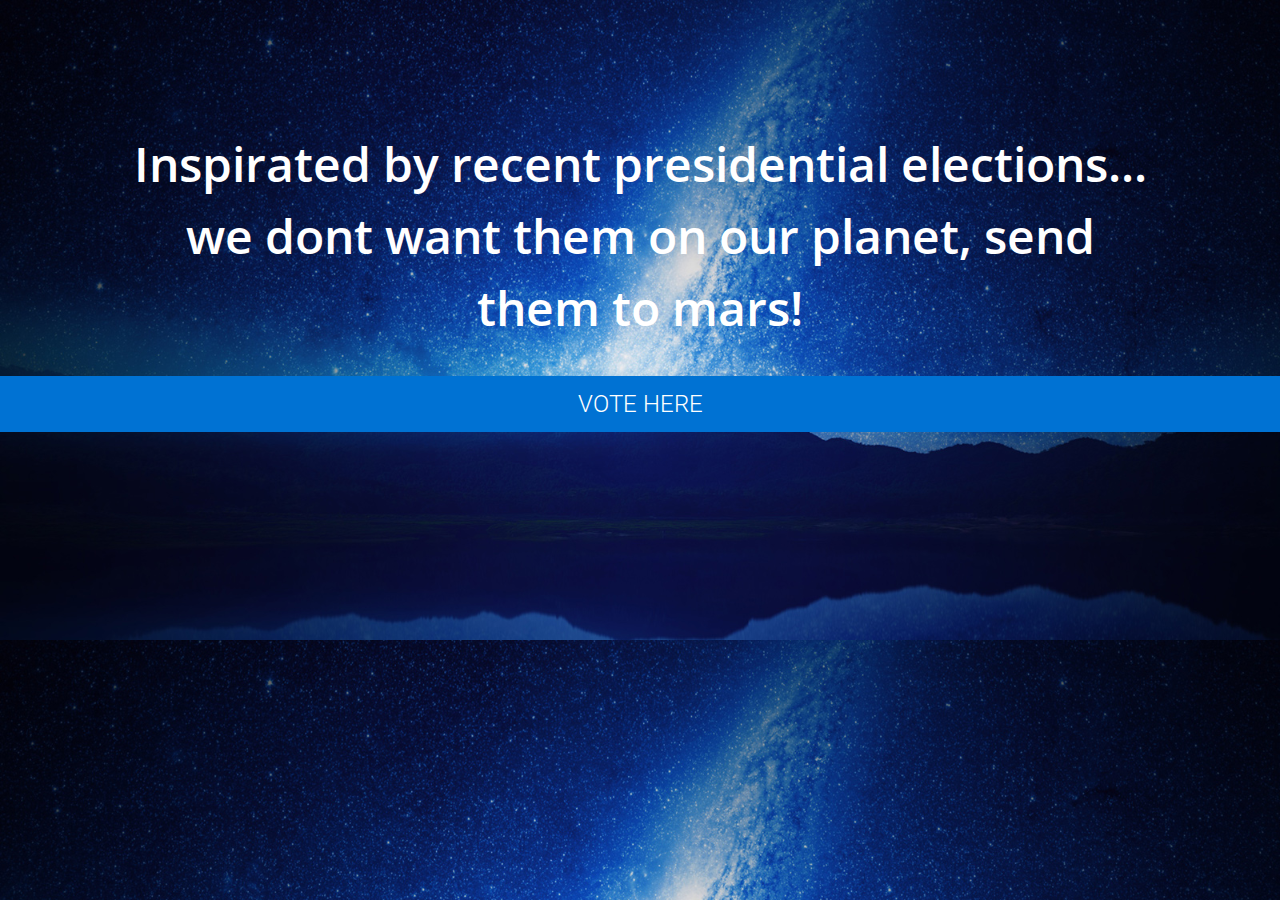
<file: index.html>
<!doctype html>
<html>
    <head>
        <meta charset="utf-8">
        <meta http-equiv="X-UA-Compatible" content="IE=edge,chrome=1">
        <title>Send them to mars!</title>
        <meta name="description" content="We dont want them on our planet, send them to mars">
        <meta name="viewport" content="width=device-width, initial-scale=1">
        <link rel="stylesheet" href="css/normalize.min.css">
        <link rel="stylesheet" href="css/fonts.css">
        <link rel="stylesheet" href="css/main.css">
    </head>
    <body class="hero--img">
		<header clas="grid--12" role="banner">
            <h1 class="grid--9 title--main grid-medium--12g">
                Inspirated by recent presidential elections...
                we dont want them on our planet, send them to mars!
            </h1>
        </header>
        <main role="main" clas="grid--12 main--home">
            <a class="button button--home" href="vote.html">VOTE HERE</a>
        </main>
        <script src="js/vendor/jquery-3.1.1.min.js"></script>
        <script src="js/main.js"></script>
    </body>
</html>
</file>
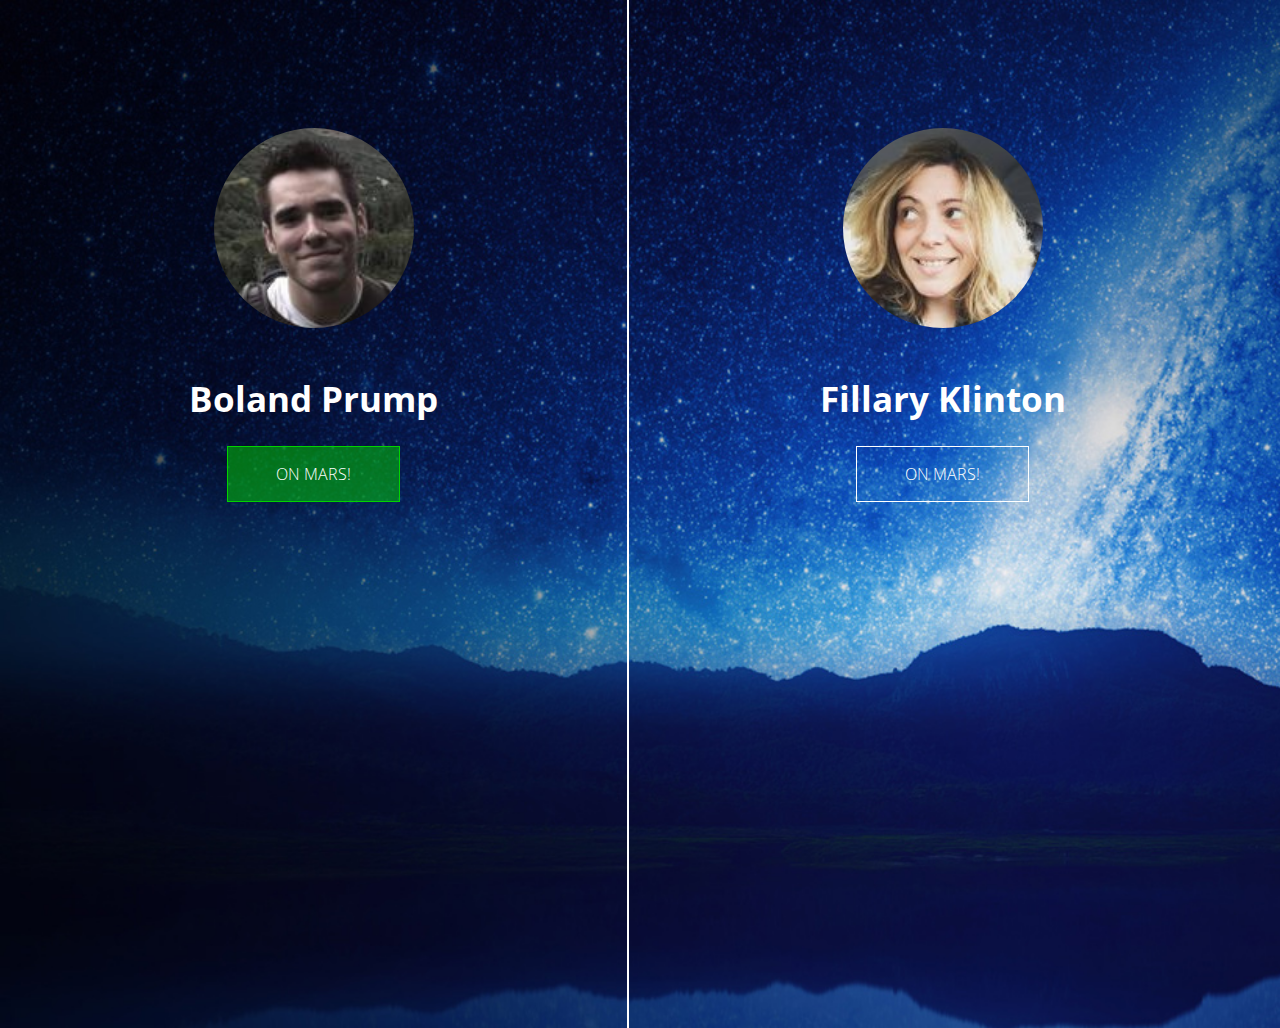
<file: vote.html>
<!doctype html>
<html class="no-js" lang="">
    <head>
        <meta charset="utf-8">
        <meta http-equiv="X-UA-Compatible" content="IE=edge,chrome=1">
        <title>Send them to mars!</title>
        <meta name="description" content="We dont want them on our planet, send them to mars">
        <meta name="viewport" content="width=device-width, initial-scale=1">

        <link rel="stylesheet" href="css/normalize.min.css">
        <link rel="stylesheet" href="css/fonts.css">
        <link rel="stylesheet" href="css/main.css">
    </head>
   	<body class="hero--img">
  		<main role="main" class="grid--12">
   			<div class="grid--6 person--wrapper js__person__1">
   				<img src="img/person-2.jpg" class="person--image">
   				<h1 class="person--name">Boland Prump</h1>
   				<a class="person--vote js__person__vote">ON MARS!</a>
   				<span class="js__person__results person--results">63%</span>
   			</div> 
   			<div class="grid--6 person--wrapper person--wrapper__border js__person__2">
   				<img src="img/person-1.jpg" class="person--image">
   				<h1 class="person--name">Fillary Klinton</h1>
   				<a class="person--vote js__person__vote">ON MARS!</a>
   				<span class="js__person__results person--results">37%</span>
   			</div>
   			<div class="clear"></div>
   		</main>

        <script src="js/vendor/jquery-3.1.1.min.js"></script>
        <script src="js/main.js"></script>
    </body>
</html>
</file>
<file: css/fonts.css>
/* Open sans */

/* open-sans-300 - latin */
@font-face {
  font-family: 'Open Sans';
  font-style: normal;
  font-weight: 300;
  src: local('Open Sans Light'), local('OpenSans-Light'),
       url('../fonts/opensans/open-sans-v13-latin-300.woff2') format('woff2'), /* Chrome 26+, Opera 23+, Firefox 39+ */
       url('../fonts/opensans/open-sans-v13-latin-300.woff') format('woff'); /* Chrome 6+, Firefox 3.6+, IE 9+, Safari 5.1+ */
}
/* open-sans-300italic - latin */
@font-face {
  font-family: 'Open Sans';
  font-style: italic;
  font-weight: 300;
  src: local('Open Sans Light Italic'), local('OpenSansLight-Italic'),
       url('../fonts/opensans/open-sans-v13-latin-300italic.woff2') format('woff2'), /* Chrome 26+, Opera 23+, Firefox 39+ */
       url('../fonts/opensans/open-sans-v13-latin-300italic.woff') format('woff'); /* Chrome 6+, Firefox 3.6+, IE 9+, Safari 5.1+ */
}
/* open-sans-regular - latin */
@font-face {
  font-family: 'Open Sans';
  font-style: normal;
  font-weight: 400;
  src: local('Open Sans'), local('OpenSans'),
       url('../fonts/opensans/open-sans-v13-latin-regular.woff2') format('woff2'), /* Chrome 26+, Opera 23+, Firefox 39+ */
       url('../fonts/opensans/open-sans-v13-latin-regular.woff') format('woff'); /* Chrome 6+, Firefox 3.6+, IE 9+, Safari 5.1+ */
}
/* open-sans-italic - latin */
@font-face {
  font-family: 'Open Sans';
  font-style: italic;
  font-weight: 400;
  src: local('Open Sans Italic'), local('OpenSans-Italic'),
       url('../fonts/opensans/open-sans-v13-latin-italic.woff2') format('woff2'), /* Chrome 26+, Opera 23+, Firefox 39+ */
       url('../fonts/opensans/open-sans-v13-latin-italic.woff') format('woff'); /* Chrome 6+, Firefox 3.6+, IE 9+, Safari 5.1+ */
}
/* open-sans-600 - latin */
@font-face {
  font-family: 'Open Sans';
  font-style: normal;
  font-weight: 600;
  src: local('Open Sans Semibold'), local('OpenSans-Semibold'),
       url('../fonts/opensans/open-sans-v13-latin-600.woff2') format('woff2'), /* Chrome 26+, Opera 23+, Firefox 39+ */
       url('../fonts/opensans/open-sans-v13-latin-600.woff') format('woff'); /* Chrome 6+, Firefox 3.6+, IE 9+, Safari 5.1+ */
}
/* open-sans-600italic - latin */
@font-face {
  font-family: 'Open Sans';
  font-style: italic;
  font-weight: 600;
  src: local('Open Sans Semibold Italic'), local('OpenSans-SemiboldItalic'),
       url('../fonts/opensans/open-sans-v13-latin-600italic.woff2') format('woff2'), /* Chrome 26+, Opera 23+, Firefox 39+ */
       url('../fonts/opensans/open-sans-v13-latin-600italic.woff') format('woff'); /* Chrome 6+, Firefox 3.6+, IE 9+, Safari 5.1+ */
}
/* open-sans-700 - latin */
@font-face {
  font-family: 'Open Sans';
  font-style: normal;
  font-weight: 700;
  src: local('Open Sans Bold'), local('OpenSans-Bold'),
       url('../fonts/opensans/open-sans-v13-latin-700.woff2') format('woff2'), /* Chrome 26+, Opera 23+, Firefox 39+ */
       url('../fonts/opensans/open-sans-v13-latin-700.woff') format('woff'); /* Chrome 6+, Firefox 3.6+, IE 9+, Safari 5.1+ */
}
/* open-sans-700italic - latin */
@font-face {
  font-family: 'Open Sans';
  font-style: italic;
  font-weight: 700;
  src: local('Open Sans Bold Italic'), local('OpenSans-BoldItalic'),
       url('../fonts/opensans/open-sans-v13-latin-700italic.woff2') format('woff2'), /* Chrome 26+, Opera 23+, Firefox 39+ */
       url('../fonts/opensans/open-sans-v13-latin-700italic.woff') format('woff'); /* Chrome 6+, Firefox 3.6+, IE 9+, Safari 5.1+ */
}
/* open-sans-800 - latin */
@font-face {
  font-family: 'Open Sans';
  font-style: normal;
  font-weight: 800;
  src: local('Open Sans Extrabold'), local('OpenSans-Extrabold'),
       url('../fonts/opensans/open-sans-v13-latin-800.woff2') format('woff2'), /* Chrome 26+, Opera 23+, Firefox 39+ */
       url('../fonts/opensans/open-sans-v13-latin-800.woff') format('woff'); /* Chrome 6+, Firefox 3.6+, IE 9+, Safari 5.1+ */
}
/* open-sans-800italic - latin */
@font-face {
  font-family: 'Open Sans';
  font-style: italic;
  font-weight: 800;
  src: local('Open Sans Extrabold Italic'), local('OpenSans-ExtraboldItalic'),
       url('../fonts/opensans/open-sans-v13-latin-800italic.woff2') format('woff2'), /* Chrome 26+, Opera 23+, Firefox 39+ */
       url('../fonts/opensans/open-sans-v13-latin-800italic.woff') format('woff'); /* Chrome 6+, Firefox 3.6+, IE 9+, Safari 5.1+ */
}

/* Quicksand */

/* quicksand-300 - latin */
@font-face {
  font-family: 'Quicksand';
  font-style: normal;
  font-weight: 300;
  src: local('Quicksand Light'), local('Quicksand-Light'),
       url('../fonts/quicksand/quicksand-v5-latin-300.woff2') format('woff2'), /* Chrome 26+, Opera 23+, Firefox 39+ */
       url('../fonts/quicksand/quicksand-v5-latin-300.woff') format('woff'); /* Chrome 6+, Firefox 3.6+, IE 9+, Safari 5.1+ */
}
/* quicksand-regular - latin */
@font-face {
  font-family: 'Quicksand';
  font-style: normal;
  font-weight: 400;
  src: local('Quicksand Regular'), local('Quicksand-Regular'),
       url('../fonts/quicksand/quicksand-v5-latin-regular.woff2') format('woff2'), /* Chrome 26+, Opera 23+, Firefox 39+ */
       url('../fonts/quicksand/quicksand-v5-latin-regular.woff') format('woff'); /* Chrome 6+, Firefox 3.6+, IE 9+, Safari 5.1+ */
}
/* quicksand-700 - latin */
@font-face {
  font-family: 'Quicksand';
  font-style: normal;
  font-weight: 700;
  src: local('Quicksand Bold'), local('Quicksand-Bold'),
       url('../fonts/quicksand/quicksand-v5-latin-700.woff2') format('woff2'), /* Chrome 26+, Opera 23+, Firefox 39+ */
       url('../fonts/quicksand/quicksand-v5-latin-700.woff') format('woff'); /* Chrome 6+, Firefox 3.6+, IE 9+, Safari 5.1+ */
}

/* Alegreya */

/* alegreya-regular - latin */
@font-face {
  font-family: 'Alegreya';
  font-style: normal;
  font-weight: 400;
  src: local('Alegreya'), local('Alegreya-Regular'),
       url('../fonts/alegreya/alegreya-v7-latin-regular.woff2') format('woff2'), /* Chrome 26+, Opera 23+, Firefox 39+ */
       url('../fonts/alegreya/alegreya-v7-latin-regular.woff') format('woff'); /* Chrome 6+, Firefox 3.6+, IE 9+, Safari 5.1+ */
}
/* alegreya-italic - latin */
@font-face {
  font-family: 'Alegreya';
  font-style: italic;
  font-weight: 400;
  src: local('Alegreya Italic'), local('Alegreya-Italic'),
       url('../fonts/alegreya/alegreya-v7-latin-italic.woff2') format('woff2'), /* Chrome 26+, Opera 23+, Firefox 39+ */
       url('../fonts/alegreya/alegreya-v7-latin-italic.woff') format('woff'); /* Chrome 6+, Firefox 3.6+, IE 9+, Safari 5.1+ */
}
/* alegreya-700 - latin */
@font-face {
  font-family: 'Alegreya';
  font-style: normal;
  font-weight: 700;
  src: local('Alegreya Bold'), local('Alegreya-Bold'),
       url('../fonts/alegreya/alegreya-v7-latin-700.woff2') format('woff2'), /* Chrome 26+, Opera 23+, Firefox 39+ */
       url('../fonts/alegreya/alegreya-v7-latin-700.woff') format('woff'); /* Chrome 6+, Firefox 3.6+, IE 9+, Safari 5.1+ */
}
/* alegreya-700italic - latin */
@font-face {
  font-family: 'Alegreya';
  font-style: italic;
  font-weight: 700;
  src: local('Alegreya Bold Italic'), local('Alegreya-BoldItalic'),
       url('../fonts/alegreya/alegreya-v7-latin-700italic.woff2') format('woff2'), /* Chrome 26+, Opera 23+, Firefox 39+ */
       url('../fonts/alegreya/alegreya-v7-latin-700italic.woff') format('woff'); /* Chrome 6+, Firefox 3.6+, IE 9+, Safari 5.1+ */
}
/* alegreya-900 - latin */
@font-face {
  font-family: 'Alegreya';
  font-style: normal;
  font-weight: 900;
  src: local('Alegreya Black'), local('Alegreya-Black'),
       url('../fonts/alegreya/alegreya-v7-latin-900.woff2') format('woff2'), /* Chrome 26+, Opera 23+, Firefox 39+ */
       url('../fonts/alegreya/alegreya-v7-latin-900.woff') format('woff'); /* Chrome 6+, Firefox 3.6+, IE 9+, Safari 5.1+ */
}
/* alegreya-900italic - latin */
@font-face {
  font-family: 'Alegreya';
  font-style: italic;
  font-weight: 900;
  src: local('Alegreya Black Italic'), local('Alegreya-BlackItalic'),
       url('../fonts/alegreya/alegreya-v7-latin-900italic.woff2') format('woff2'), /* Chrome 26+, Opera 23+, Firefox 39+ */
       url('../fonts/alegreya/alegreya-v7-latin-900italic.woff') format('woff'); /* Chrome 6+, Firefox 3.6+, IE 9+, Safari 5.1+ */
}

/* Allerta Stencil */

/* allerta-stencil-regular - latin */
@font-face {
  font-family: 'Allerta Stencil';
  font-style: normal;
  font-weight: 400;
  src: local('Allerta Stencil Regular'), local('AllertaStencil-Regular'),
       url('../fonts/allerta-stencil/allerta-stencil-v7-latin-regular.woff2') format('woff2'), /* Chrome 26+, Opera 23+, Firefox 39+ */
       url('../fonts/allerta-stencil/allerta-stencil-v7-latin-regular.woff') format('woff'); /* Chrome 6+, Firefox 3.6+, IE 9+, Safari 5.1+ */
}

/* Roboto */

/* roboto-100 - latin */
@font-face {
  font-family: 'Roboto';
  font-style: normal;
  font-weight: 100;
  src: local('Roboto Thin'), local('Roboto-Thin'),
       url('../fonts/roboto/roboto-v15-latin-100.woff2') format('woff2'), /* Chrome 26+, Opera 23+, Firefox 39+ */
       url('../fonts/roboto/roboto-v15-latin-100.woff') format('woff'); /* Chrome 6+, Firefox 3.6+, IE 9+, Safari 5.1+ */
}
/* roboto-100italic - latin */
@font-face {
  font-family: 'Roboto';
  font-style: italic;
  font-weight: 100;
  src: local('Roboto Thin Italic'), local('Roboto-ThinItalic'),
       url('../fonts/roboto/roboto-v15-latin-100italic.woff2') format('woff2'), /* Chrome 26+, Opera 23+, Firefox 39+ */
       url('../fonts/roboto/roboto-v15-latin-100italic.woff') format('woff'); /* Chrome 6+, Firefox 3.6+, IE 9+, Safari 5.1+ */
}
/* roboto-300 - latin */
@font-face {
  font-family: 'Roboto';
  font-style: normal;
  font-weight: 300;
  src: local('Roboto Light'), local('Roboto-Light'),
       url('../fonts/roboto/roboto-v15-latin-300.woff2') format('woff2'), /* Chrome 26+, Opera 23+, Firefox 39+ */
       url('../fonts/roboto/roboto-v15-latin-300.woff') format('woff'); /* Chrome 6+, Firefox 3.6+, IE 9+, Safari 5.1+ */
}
/* roboto-300italic - latin */
@font-face {
  font-family: 'Roboto';
  font-style: italic;
  font-weight: 300;
  src: local('Roboto Light Italic'), local('Roboto-LightItalic'),
       url('../fonts/roboto/roboto-v15-latin-300italic.woff2') format('woff2'), /* Chrome 26+, Opera 23+, Firefox 39+ */
       url('../fonts/roboto/roboto-v15-latin-300italic.woff') format('woff'); /* Chrome 6+, Firefox 3.6+, IE 9+, Safari 5.1+ */
}
/* roboto-regular - latin */
@font-face {
  font-family: 'Roboto';
  font-style: normal;
  font-weight: 400;
  src: local('Roboto'), local('Roboto-Regular'),
       url('../fonts/roboto/roboto-v15-latin-regular.woff2') format('woff2'), /* Chrome 26+, Opera 23+, Firefox 39+ */
       url('../fonts/roboto/roboto-v15-latin-regular.woff') format('woff'); /* Chrome 6+, Firefox 3.6+, IE 9+, Safari 5.1+ */
}
/* roboto-italic - latin */
@font-face {
  font-family: 'Roboto';
  font-style: italic;
  font-weight: 400;
  src: local('Roboto Italic'), local('Roboto-Italic'),
       url('../fonts/roboto/roboto-v15-latin-italic.woff2') format('woff2'), /* Chrome 26+, Opera 23+, Firefox 39+ */
       url('../fonts/roboto/roboto-v15-latin-italic.woff') format('woff'); /* Chrome 6+, Firefox 3.6+, IE 9+, Safari 5.1+ */
}
/* roboto-500 - latin */
@font-face {
  font-family: 'Roboto';
  font-style: normal;
  font-weight: 500;
  src: local('Roboto Medium'), local('Roboto-Medium'),
       url('../fonts/roboto/roboto-v15-latin-500.woff2') format('woff2'), /* Chrome 26+, Opera 23+, Firefox 39+ */
       url('../fonts/roboto/roboto-v15-latin-500.woff') format('woff'); /* Chrome 6+, Firefox 3.6+, IE 9+, Safari 5.1+ */
}
/* roboto-500italic - latin */
@font-face {
  font-family: 'Roboto';
  font-style: italic;
  font-weight: 500;
  src: local('Roboto Medium Italic'), local('Roboto-MediumItalic'),
       url('../fonts/roboto/roboto-v15-latin-500italic.woff2') format('woff2'), /* Chrome 26+, Opera 23+, Firefox 39+ */
       url('../fonts/roboto/roboto-v15-latin-500italic.woff') format('woff'); /* Chrome 6+, Firefox 3.6+, IE 9+, Safari 5.1+ */
}
/* roboto-700 - latin */
@font-face {
  font-family: 'Roboto';
  font-style: normal;
  font-weight: 700;
  src: local('Roboto Bold'), local('Roboto-Bold'),
       url('../fonts/roboto/roboto-v15-latin-700.woff2') format('woff2'), /* Chrome 26+, Opera 23+, Firefox 39+ */
       url('../fonts/roboto/roboto-v15-latin-700.woff') format('woff'); /* Chrome 6+, Firefox 3.6+, IE 9+, Safari 5.1+ */
}
/* roboto-700italic - latin */
@font-face {
  font-family: 'Roboto';
  font-style: italic;
  font-weight: 700;
  src: local('Roboto Bold Italic'), local('Roboto-BoldItalic'),
       url('../fonts/roboto/roboto-v15-latin-700italic.woff2') format('woff2'), /* Chrome 26+, Opera 23+, Firefox 39+ */
       url('../fonts/roboto/roboto-v15-latin-700italic.woff') format('woff'); /* Chrome 6+, Firefox 3.6+, IE 9+, Safari 5.1+ */
}
/* roboto-900 - latin */
@font-face {
  font-family: 'Roboto';
  font-style: normal;
  font-weight: 900;
  src: local('Roboto Black'), local('Roboto-Black'),
       url('../fonts/roboto/roboto-v15-latin-900.woff2') format('woff2'), /* Chrome 26+, Opera 23+, Firefox 39+ */
       url('../fonts/roboto/roboto-v15-latin-900.woff') format('woff'); /* Chrome 6+, Firefox 3.6+, IE 9+, Safari 5.1+ */
}
/* roboto-900italic - latin */
@font-face {
  font-family: 'Roboto';
  font-style: italic;
  font-weight: 900;
  src: local('Roboto Black Italic'), local('Roboto-BlackItalic'),
       url('../fonts/roboto/roboto-v15-latin-900italic.woff2') format('woff2'), /* Chrome 26+, Opera 23+, Firefox 39+ */
       url('../fonts/roboto/roboto-v15-latin-900italic.woff') format('woff'); /* Chrome 6+, Firefox 3.6+, IE 9+, Safari 5.1+ */
}

/* Abril Fatface */

/* abril-fatface-regular - latin */
@font-face {
  font-family: 'Abril Fatface';
  font-style: normal;
  font-weight: 400;
  src: local('Abril Fatface'), local('AbrilFatface-Regular'),
       url('../fonts/abril-fatface/abril-fatface-v8-latin-regular.woff2') format('woff2'), /* Chrome 26+, Opera 23+, Firefox 39+ */
       url('../fonts/abril-fatface/abril-fatface-v8-latin-regular.woff') format('woff'); /* Chrome 6+, Firefox 3.6+, IE 9+, Safari 5.1+ */
}

/* Cinzel Decorative */

/* cinzel-decorative-regular - latin */
@font-face {
  font-family: 'Cinzel Decorative';
  font-style: normal;
  font-weight: 400;
  src: local('CinzelDecorative-Regular'),
       url('../fonts/cinzel-decorative/cinzel-decorative-v4-latin-regular.woff2') format('woff2'), /* Chrome 26+, Opera 23+, Firefox 39+ */
       url('../fonts/cinzel-decorative/cinzel-decorative-v4-latin-regular.woff') format('woff'); /* Chrome 6+, Firefox 3.6+, IE 9+, Safari 5.1+ */
}
/* cinzel-decorative-700 - latin */
@font-face {
  font-family: 'Cinzel Decorative';
  font-style: normal;
  font-weight: 700;
  src: local('Cinzel Decorative Bold'), local('CinzelDecorative-Bold'),
       url('../fonts/cinzel-decorative/cinzel-decorative-v4-latin-700.woff2') format('woff2'), /* Chrome 26+, Opera 23+, Firefox 39+ */
       url('../fonts/cinzel-decorative/cinzel-decorative-v4-latin-700.woff') format('woff'); /* Chrome 6+, Firefox 3.6+, IE 9+, Safari 5.1+ */
}
/* cinzel-decorative-900 - latin */
@font-face {
  font-family: 'Cinzel Decorative';
  font-style: normal;
  font-weight: 900;
  src: local('Cinzel Decorative Black'), local('CinzelDecorative-Black'),
       url('../fonts/cinzel-decorative/cinzel-decorative-v4-latin-900.woff2') format('woff2'), /* Chrome 26+, Opera 23+, Firefox 39+ */
       url('../fonts/cinzel-decorative/cinzel-decorative-v4-latin-900.woff') format('woff'); /* Chrome 6+, Firefox 3.6+, IE 9+, Safari 5.1+ */
}


/* Roboto Slab */

@font-face {
    font-family: 'roboto_slabbold';
    src: url('../fonts/roboto-slab/robotoslab-bold-webfont.woff2') format('woff2'),
         url('../fonts/roboto-slab/robotoslab-bold-webfont.woff') format('woff');
    font-weight: normal;
    font-style: normal;

}
@font-face {
    font-family: 'roboto_slablight';
    src: url('../fonts/roboto-slab/robotoslab-light-webfont.woff2') format('woff2'),
         url('../fonts/roboto-slab/robotoslab-light-webfont.woff') format('woff');
    font-weight: normal;
    font-style: normal;

}
@font-face {
    font-family: 'roboto_slabregular';
    src: url('../fonts/roboto-slab/robotoslab-regular-webfont.woff2') format('woff2'),
         url('../fonts/roboto-slab/robotoslab-regular-webfont.woff') format('woff');
    font-weight: normal;
    font-style: normal;

}
@font-face {
    font-family: 'roboto_slabthin';
    src: url('../fonts/roboto-slab/robotoslab-thin-webfont.woff2') format('woff2'),
         url('../fonts/roboto-slab/robotoslab-thin-webfont.woff') format('woff');
    font-weight: normal;
    font-style: normal;

}

/* Roboto Mono */

/* Generated by Font Squirrel (https://www.fontsquirrel.com) on December 2, 2016 */


@font-face {
    font-family: 'roboto_monobold';
    src: url('../fonts/roboto-mono/robotomono-bold-webfont.woff2') format('woff2'),
         url('../fonts/roboto-mono/robotomono-bold-webfont.woff') format('woff');
    font-weight: normal;
    font-style: normal;

}
@font-face {
    font-family: 'roboto_monobold_italic';
    src: url('../fonts/roboto-mono/robotomono-bolditalic-webfont.woff2') format('woff2'),
         url('../fonts/roboto-mono/robotomono-bolditalic-webfont.woff') format('woff');
    font-weight: normal;
    font-style: normal;

}
@font-face {
    font-family: 'roboto_monoitalic';
    src: url('../fonts/roboto-mono/robotomono-italic-webfont.woff2') format('woff2'),
         url('../fonts/roboto-mono/robotomono-italic-webfont.woff') format('woff');
    font-weight: normal;
    font-style: normal;

}
@font-face {
    font-family: 'roboto_monolight';
    src: url('../fonts/roboto-mono/robotomono-light-webfont.woff2') format('woff2'),
         url('../fonts/roboto-mono/robotomono-light-webfont.woff') format('woff');
    font-weight: normal;
    font-style: normal;

}
@font-face {
    font-family: 'roboto_monolight_italic';
    src: url('../fonts/roboto-mono/robotomono-lightitalic-webfont.woff2') format('woff2'),
         url('../fonts/roboto-mono/robotomono-lightitalic-webfont.woff') format('woff');
    font-weight: normal;
    font-style: normal;

}
@font-face {
    font-family: 'roboto_monomedium';
    src: url('../fonts/roboto-mono/robotomono-medium-webfont.woff2') format('woff2'),
         url('../fonts/roboto-mono/robotomono-medium-webfont.woff') format('woff');
    font-weight: normal;
    font-style: normal;

}
@font-face {
    font-family: 'roboto_monomedium_italic';
    src: url('../fonts/roboto-mono/robotomono-mediumitalic-webfont.woff2') format('woff2'),
         url('../fonts/roboto-mono/robotomono-mediumitalic-webfont.woff') format('woff');
    font-weight: normal;
    font-style: normal;

}
@font-face {
    font-family: 'roboto_monoregular';
    src: url('../fonts/roboto-mono/robotomono-regular-webfont.woff2') format('woff2'),
         url('../fonts/roboto-mono/robotomono-regular-webfont.woff') format('woff');
    font-weight: normal;
    font-style: normal;

}
@font-face {
    font-family: 'roboto_monothin';
    src: url('../fonts/roboto-mono/robotomono-thin-webfont.woff2') format('woff2'),
         url('../fonts/roboto-mono/robotomono-thin-webfont.woff') format('woff');
    font-weight: normal;
    font-style: normal;

}
@font-face {
    font-family: 'roboto_monothin_italic';
    src: url('../fonts/roboto-mono/robotomono-thinitalic-webfont.woff2') format('woff2'),
         url('../fonts/roboto-mono/robotomono-thinitalic-webfont.woff') format('woff');
    font-weight: normal;
    font-style: normal;

}
</file>
<file: css/main.css>
/* Defines how the width and height of the element are calculated: whether they include the padding and borders or not. */
*:before,
*:after {
	box-sizing: inherit;
}

html {
	box-sizing: border-box;
	font-size: 16px;
	line-height: 24px;
}


/**UTILITY**/
.show {
	display: block;
}
.hide {
	display: none;
}
.bg--green {
	background-color: rgba(2, 211, 0, 0.2);
}
.bg--red {
	background-color: rgba(211, 11, 0, 0.2);
}

/**CLEARFIX**/
.clear {
	clear: both;
}


/**TYPO**/
html {
	font-size: 16px;
	line-height: 24px;
	font-family: "Open Sans";
	font-weight: 400;
}
button, .button {
	font-family: "Roboto";
	font-style: normal;
  	font-weight: 300;
}


/**GRD**/
.grid--12 {
	width: 100%;
}
.grid--9 {
	width: 80%;
}
.grid--6 {
	width: 49%;
}
.grid--3 {
	width: 25%;
}


/**TITLE**/
.title--main {
	text-align: center;
	font-size: 3rem;
	line-height: 4.5rem;
	padding-top: 10%;
	margin: 0 auto;
	color: white;
	font-weight: 600;
	font-style: normal;
}


/**BUTTONS*/
.button--home {
	text-align: center;
	padding: 1rem 3rem;
	background-color: #0072D3;
	color: white;
	margin: 2rem auto;
	display: block;
	clear: both;
	font-size: 1.5rem;
	text-decoration: none;
}


/**HERO**/
.hero--img {
	background-image: url(../img/hero-2.jpg);
	background-size: cover;
}
.hero--main {
	text-align: center;
}
.main--home {
	text-align: center;
}




/**VOTING**/

.person--wrapper {
	float: left;
	text-align: center;
	padding-top: 10%;
	height: 100vh;
}
.person--wrapper__border {
	border-left: 2px solid #FFFFFF;
}
.person--image {
	width: 200px;
	border-radius: 100px;
}
.person--name {
	font-size: 2.2rem;
	line-height: 4rem;
	margin: 2rem auto;
	color: white;
}

.person--vote {
	text-align: center;
	padding: 1rem 3rem;
	color: white;
	background-color: none;
	margin: 2rem;
	clear: both;
	cursor: pointer;
  	font-weight: 300;
  	border: 1px solid white;
}
.person--wrapper:hover .person--vote {
	background-color: rgba(2, 211, 0, 0.5);
  	border: 1px solid #02D300;
}
.person--results {
	display: none;
	font-size: 120px;
	font-weight: 300;
	color: white;
}

@media screen and (max-width: 600px) {
	.grid-medium--12 {
		width: 100%;
	}
}
</file>
